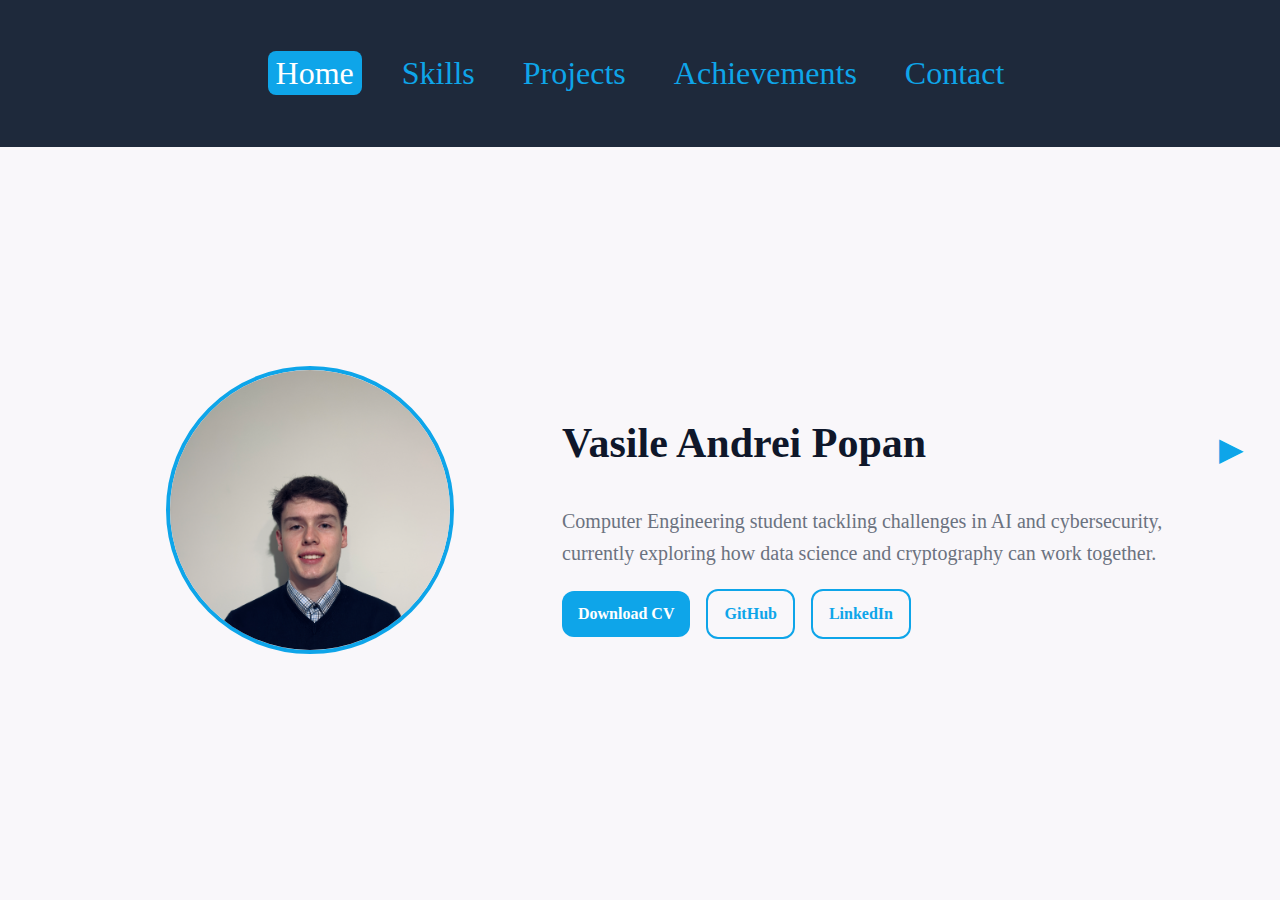
<file: index.html>
<!DOCTYPE html>
<html lang="en">
  <head>
    <meta charset="UTF-8" /> <!-- supports al the characters -->
    <meta name="viewport" content="width=device-width, initial-scale=1" /> <!-- for the layout -->
    <title>Home — Vasile Andrei Popan</title>
    <link rel="stylesheet" href="css/styles.css" />
  </head>

  <body>
    <header class="header">
      <div class="container">
        <nav>
          <ul class="nav">
            <li><a href="" class="active">Home</a></li>
            <li><a href="skills.html">Skills</a></li>
            <li><a href="#projects">Projects</a></li>
            <li><a href="#achievements">Achievements</a></li>
            <li><a href="#contact">Contact</a></li>
          </ul>
        </nav>
      </div>
    </header>

    <main>
      <section class="index-hero container"> <!-- 2 classes: hero & container-->
        <figure class="index-figure">
            <img src="images/ImagenCara.jpg" class="index-photo"/>
        </figure>

        <div class="index-home-content">
          <h1>Vasile Andrei Popan</h1>
          <p>Computer Engineering student tackling challenges in AI and cybersecurity, 
            currently exploring how data science and cryptography can work together.</p>
          <div>
            <a class="index-btn" href="docs/cv_vasileandreipopan.pdf" download="Vasile_Andrei_Popan_CV.pdf">Download CV</a>
            <a class="index-btn2" href="https://github.com/vasileandreipopan">GitHub</a>
            <a class="index-btn2" href="https://www.linkedin.com/in/vasile-andrei-popan">LinkedIn</a>
          </div>
        </div>

        <a href="skills.html" class="scroll-right">▶</a>
      </section>
    </main>
  </body>
</html>
</file>
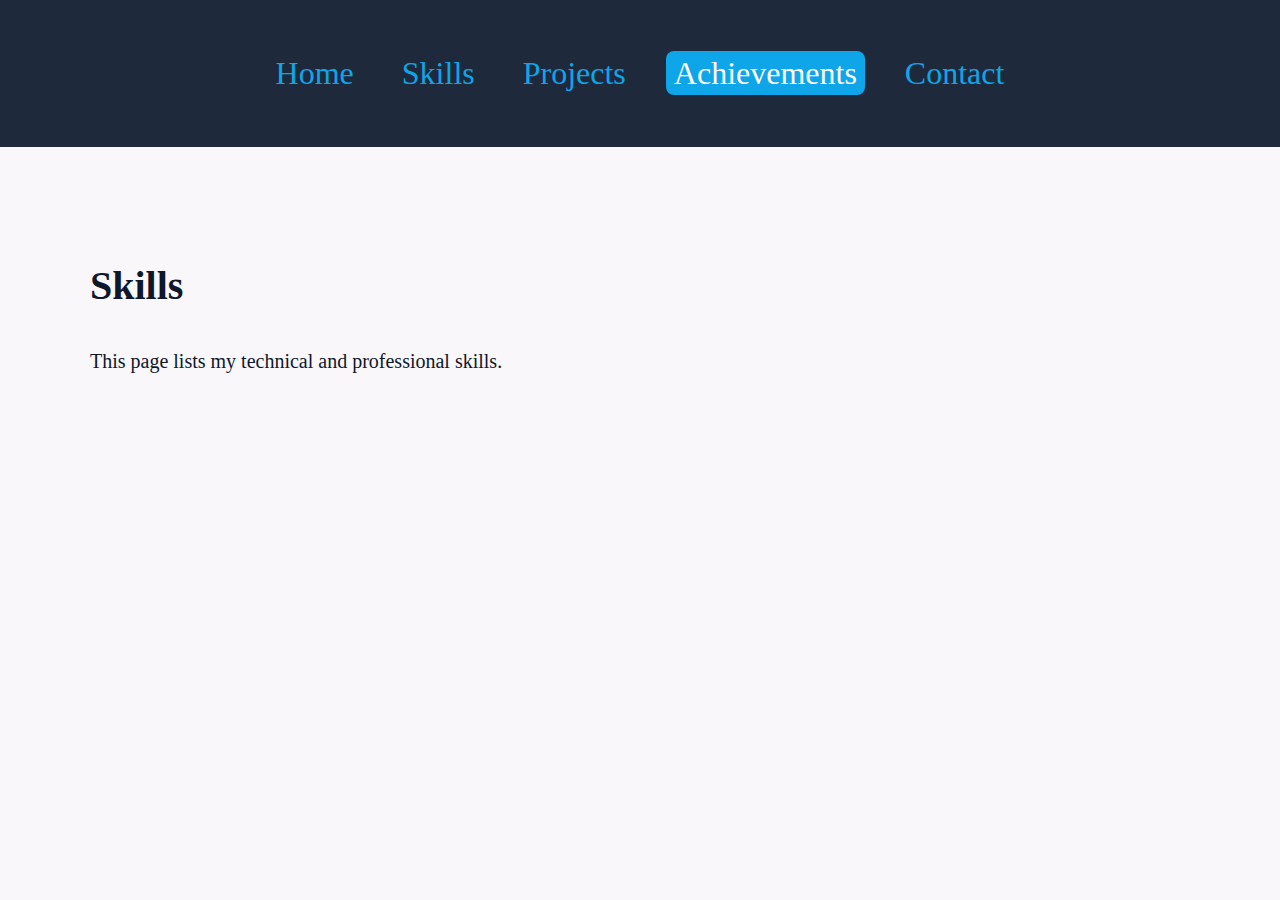
<file: achivements.html>
<!DOCTYPE html>
<html lang="en">
<head>
    <meta charset="UTF-8">
    <meta name="viewport" content="width=device-width, initial-scale=1.0">
    <title>Portfolio — Vasile Andrei Popan</title>
    <link rel="stylesheet" href="css/styles.css" />
</head>
<body>
    <header class="header">
      <div class="container">
        <nav>
          <ul class="nav">
            <li><a href="index.html">Home</a></li>
            <li><a href="skills.html">Skills</a></li>
            <li><a href="projects.html">Projects</a></li>
            <li><a href="" class="active">Achievements</a></li>
            <li><a href="contact.html">Contact</a></li>
          </ul>
        </nav>
      </div>
    </header>
    <main class="container">
      <h1>Skills</h1>
      <p>This page lists my technical and professional skills.</p>
    </main>
</body>
</html>
</file>
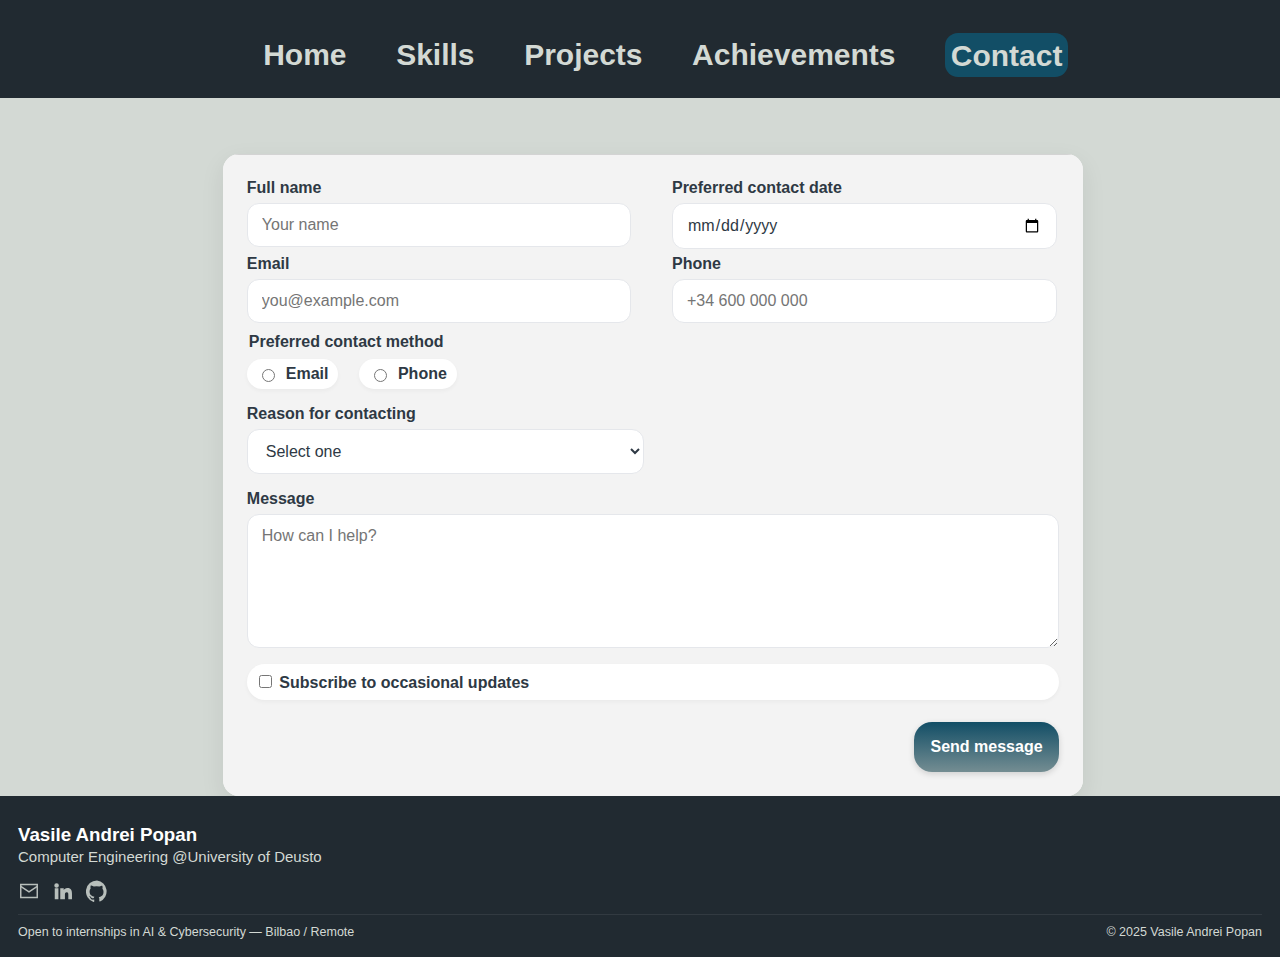
<file: contact.html>
<!DOCTYPE html>
<html lang="en">
  <head>
    <meta charset="UTF-8" />
    <meta name="viewport" content="width=device-width, initial-scale=1.0" />
    <title>Contact — Vasile Andrei Popan</title>
    <link rel="stylesheet" href="css/headerFooter.css" />
    <!-- header/footer/nav styles :contentReference[oaicite:1]{index=1} -->
    <link rel="stylesheet" href="css/contact.css" />
    <!-- new form styles -->
  </head>
  <body>
    <header>
      <nav>
        <ul>
          <li><a href="index.html">Home</a></li>
          <li><a href="skills.html">Skills</a></li>
          <li><a href="projects.html">Projects</a></li>
          <li><a href="achievements.html">Achievements</a></li>
          <li><a href="contact.html" class="actual">Contact</a></li>
        </ul>
      </nav>
    </header>

    <main>
      <section class="contact-container1">
        <div class="contact-card">
            <form class="contact-form" action="#" method="post">
                
                <div class="group1">
                    <div class="fg">
                        <label>Full name</label>
                        <input id="name" name="name" type="text" placeholder="Your name" />
                    </div>

                    <div class="fg">
                        <label>Preferred contact date</label>
                        <input id="date" name="date" type="date" />
                    </div>

                    <div class="fg">
                        <label>Email</label>
                        <input id="email" name="email" type="email" placeholder="you@example.com" />
                    </div>

                    <div class="fg">
                        <label>Phone</label>
                        <input id="phone" name="phone" type="tel" placeholder="+34 600 000 000" inputmode="tel" />
                    </div>
                </div>

                <fieldset class="form-fieldset">
                    <legend>Preferred contact method</legend>
                    <label class="radio">
                        <input type="radio", name="contact_method", value="email"/>
                        <span>Email</span>
                    </label>
                    <label class="radio">
                        <input type="radio" name="contact_method" value="phone" />
                        <span>Phone</span>
                    </label>
                </fieldset>

                <div class="form-group">
                    <label>Reason for contacting</label>
                    <select id="reason" name="reason">
                        <option value="" disabled selected>Select one</option>
                        <option>Internship opportunity</option>
                        <option>Project collaboration</option>
                        <option>Freelance work</option>
                        <option>Speaking / mentoring</option>
                        <option>Other</option>
                    </select>
                </div>

                <div class="form-group form-group--full">
                    <label>Message</label>
                    <textarea id="message" name="message" rows="6" placeholder="How can I help?"></textarea>
                </div>

                <div class="form-group form-group--full">
                    <label class="checkbox">
                        <input type="checkbox"/>
                        <span>Subscribe to occasional updates</span>
                    </label>
                </div>

                <div class="form-actions">
                    <a class="btn">Send message</a>
                </div>
            </form>
        </div>
      </section>
    </main>

    <footer class="site-footer">
        <div class="footer-container1">
            <div class="footer-container2">
                <h3>Vasile Andrei Popan</h3>
                <p>Computer Engineering @University of Deusto</p>
            </div>

            <div class="footer-contact">
                <a href="mailto:vasileandreipopan@gmail.com" aria-label="Email">
                    <svg width="22" height="22" viewBox="0 0 24 24" fill="none"><path d="M3 5h18v14H3z" stroke="currentColor" stroke-width="1.6"/><path d="M3 7l9 6 9-6" stroke="currentColor" stroke-width="1.6" fill="none"/></svg>
                </a>
                <a href="https://www.linkedin.com/in/vasile-andrei-popan" target="_blank" rel="noopener" aria-label="LinkedIn" title="LinkedIn">
                    <svg width="22" height="22" viewBox="0 0 24 24" fill="currentColor"><path d="M4.98 3.5A2.5 2.5 0 1 0 5 8.5a2.5 2.5 0 0 0 0-5zM3 9h4v12H3zM9 9h3.8v1.9h.1c.5-.9 1.8-2.1 3.9-2.1 4.2 0 5 2.7 5 6.1V21h-4v-4.9c0-1.2 0-2.8-1.7-2.8s-2 1.3-2 2.7V21H9z"/></svg>
                </a>
                <a href="https://github.com/vasileandreipopan" target="_blank" rel="noopener" aria-label="GitHub" title="GitHub">
                    <svg width="22" height="22" viewBox="0 0 24 24" fill="currentColor"><path d="M12 .5a12 12 0 0 0-3.8 23.4c.6.1.8-.2.8-.5v-2c-3.3.7-4-1.4-4-1.4-.5-1.2-1.1-1.6-1.1-1.6-.9-.6.1-.6.1-.6 1 .1 1.5 1 1.5 1 .9 1.6 2.5 1.1 3.1.8.1-.7.3-1.1.6-1.4-2.6-.3-5.3-1.3-5.3-5.8 0-1.3.5-2.3 1.2-3.2-.1-.3-.5-1.5.1-3.2 0 0 1-.3 3.3 1.2a11.4 11.4 0 0 1 6 0C16.8 6 17.8 6.3 17.8 6.3c.6 1.7.2 2.9.1 3.2.8.9 1.2 1.9 1.2 3.2 0 4.5-2.7 5.5-5.3 5.8.4.3.7.9.7 1.8v2.6c0 .3.2.6.8.5A12 12 0 0 0 12 .5z"/></svg>
                </a>
            </div>
        </div>
        <div class="footer-note">
            <small>Open to internships in AI & Cybersecurity — Bilbao / Remote</small>
            <small>© 2025 Vasile Andrei Popan</small>
        </div>
    </footer> 
  </body>
</html>
</file>
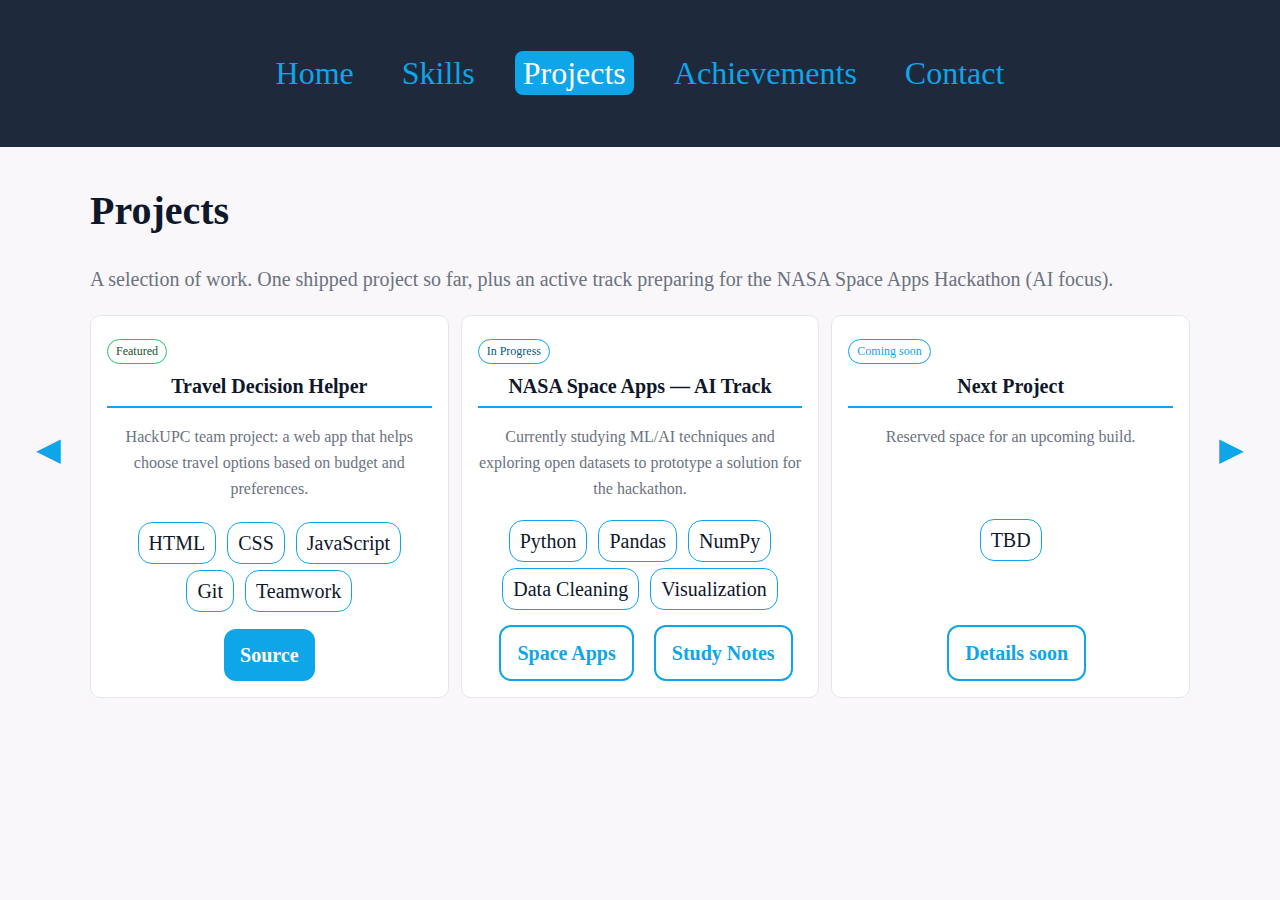
<file: projects.html>
<!DOCTYPE html>
<html lang="en">
  <head>
    <meta charset="UTF-8" />
    <meta name="viewport" content="width=device-width, initial-scale=1.0" />
    <title>Portfolio — Vasile Andrei Popan</title>
    <link rel="stylesheet" href="css/styles.css" />
  </head>
  <body>
    <header class="header">
      <div class="container">
        <nav>
          <ul class="nav">
            <li><a href="index.html">Home</a></li>
            <li><a href="skills.html">Skills</a></li>
            <li><a href="" class="active">Projects</a></li>
            <li><a href="achivements.html">Achievements</a></li>
            <li><a href="contact.html">Contact</a></li>
          </ul>
        </nav>
      </div>
    </header>
    <a href="skills.html" class="scroll-left">◀</a>
    <main class="container" style="padding-top: 32px; padding-bottom: 32px">
      <div class="projects-intro">
        <h1 style="margin: 0 0 8px">Projects</h1>
        <p class="intro-text">
          A selection of work. One shipped project so far, plus an active track
          preparing for the NASA Space Apps Hackathon (AI focus).
        </p>
      </div>
      <section class="grid">
        <!-- Featured / finished -->
        <article class="project-card">
          <header class="project-head">
            <span class="projects-badge badge-green">Featured</span>
            <h2>Travel Decision Helper</h2>
            <p class="proyect-description" style="font-size: 16px; text-align: center;">
              HackUPC team project: a web app that helps choose travel options
              based on budget and preferences.
            </p>
          </header>

          <ul class="tags">
            <li>HTML</li>
            <li>CSS</li>
            <li>JavaScript</li>
            <li>Git</li>
            <li>Teamwork</li>
          </ul>

          <div class="project-links">
            <a class="index-btn" href="https://github.com/vasileandreipopan" target="_blank" rel="noopener noreferrer">Source</a>
          </div>
        </article>

        <!-- In progress / current focus -->
        <article class="project-card">
          <header class="project-head">
            <span class="projects-badge badge-blue">In&nbsp;Progress</span>
            <h2>NASA Space Apps — AI Track</h2>
            <p class="proyect-description" style="font-size: 16px; text-align: center;"">
              Currently studying ML/AI techniques and exploring open datasets to
              prototype a solution for the hackathon.
            </p>
          </header>

          <ul class="tags">
            <li>Python</li>
            <li>Pandas</li>
            <li>NumPy</li>
            <li>Data&nbsp;Cleaning</li>
            <li>Visualization</li>
          </ul>

          <div class="project-links">
            <a class="index-btn2" href="https://www.spaceappschallenge.org/" target="_blank" rel="noopener noreferrer">Space Apps</a>
            <a class="index-btn2" href="https://github.com/vasileandreipopan" target="_blank" rel="noopener noreferrer">Study Notes</a>
          </div>
        </article>

        <article class="project-card">
          <header class="project-head">
            <span class="projects-badge">Coming soon</span>
            <h2>Next Project</h2>
            <p class="proyect-description" style="font-size: 16px; text-align: center;"">Reserved space for an upcoming build.</p>
          </header>
          <ul class="tags">
            <li>TBD</li>
          </ul>
          <div class="project-links">
            <a class="index-btn2" href="#" aria-disabled="true">Details soon</a>
          </div>
        </article>
      </section>
    </main>
    <a href="achivements.html" class="scroll-right">▶</a>
  </body>
</html>
</file>
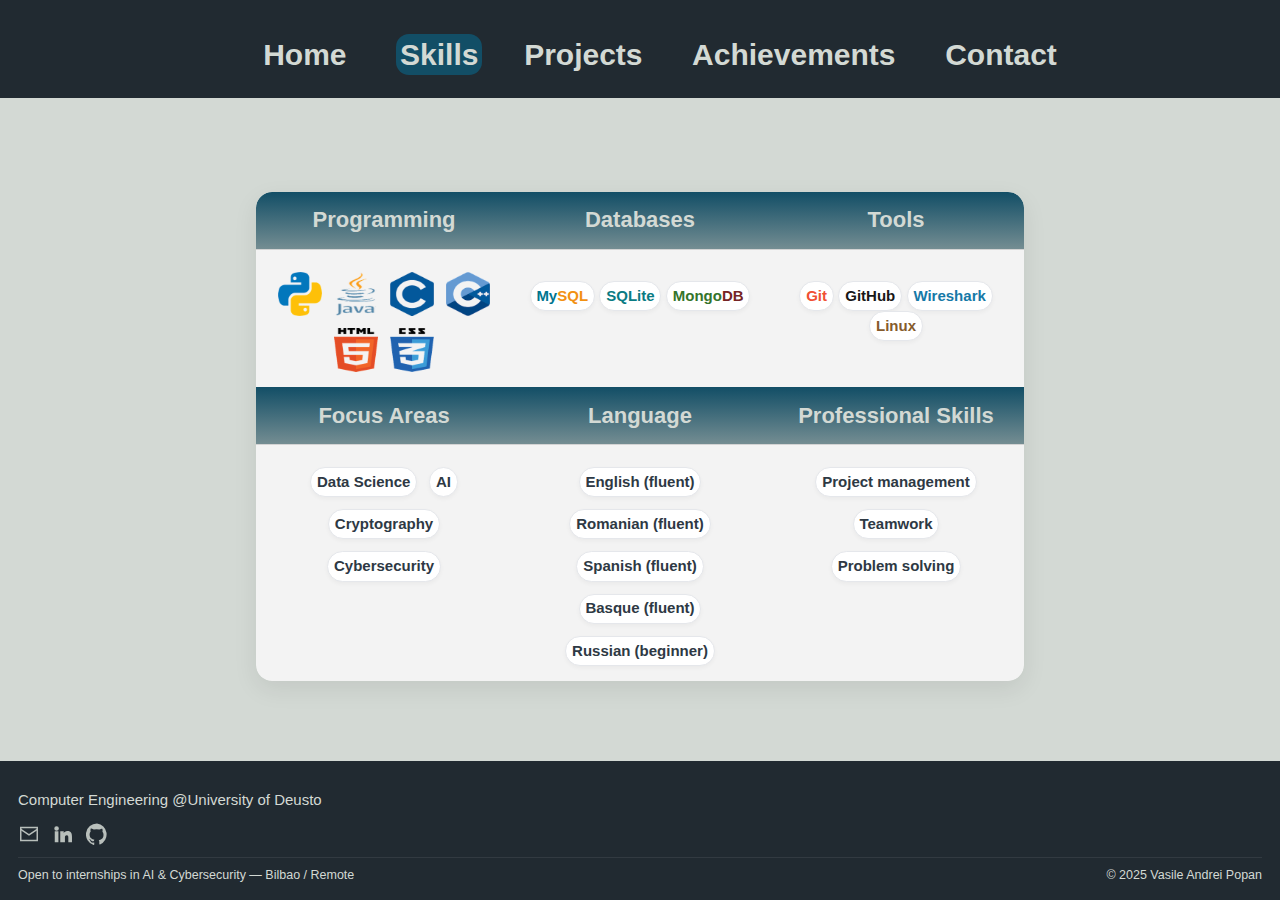
<file: skills.html>
<!DOCTYPE html>
<html lang="en">
<head>
    <meta charset="UTF-8">
    <meta name="viewport" content="width=device-width, initial-scale=1.0">
    <title>Portfolio - Vasile Andrei Popan</title>
    <link rel="stylesheet" href="css/skills.css">
    <link rel="stylesheet" href="css/headerFooter.css">
</head>
<body>
    <header>
        <nav>
            <ul>
                <li><a href="index.html">Home</a></li>
                <li><a href="skills.html" class="actual">Skills</a></li>
                <li><a href="projects.html">Projects</a></li>
                <li><a href="achievements.html">Achievements</a></li>
                <li><a href="contact.html">Contact</a></li>     
            </ul>
                  
        </nav>
    </header>
    <main>
        <div class="skills-container1">
            <table class="skills-table">
                <thead>
                    <tr id="row1">
                        <th>Programming</th>
                        <th>Databases</th>
                        <th>Tools</th>
                    </tr>
                </thead>

                <tbody>
                    <tr>
                        <td>
                            <ul class="icons">
                                <li><img src="images/python_logo.png" alt="Python"></li>
                                <li><img src="images/java_logo.png"   alt="Java" id="java"></li>
                                <li><img src="images/c_logo.png"      alt="C"></li>
                                <li><img src="images/cmasmas_logo.png" alt="C++"></li>
                                <li><img src="images/html_logo.png"   alt="HTML"></li>
                                <li><img src="images/css_logo.png"    alt="CSS"></li>
                            </ul>
                        </td>
                        <td>
                            <ul class="non-icons">
                                <li class="pill"><span class="my">My</span><span class="sql">SQL</span></li>
                                <li class="pill"><span class="sqlite">SQLite</span></li>
                                <li class="pill"><span class="mongo">Mongo</span><span class="db">DB</span></li>
                            </ul>
                        </td>
                        <td>
                            <ul class="non-icons">
                                <li class="pill"><span class="git">Git</span></li>
                                <li class="pill"><span class="github">GitHub</span></li>
                                <li class="pill"><span class="wireshark">Wireshark</span></li>
                                <li class="pill"><span class="linux">Linux</span></li>
                            </ul>
                        </td>
                    </tr>

                    <tr id="row3">
                        <th>Focus Areas</th>
                        <th>Language</th>
                        <th>Professional Skills</th>
                    </tr>

                    <tr id="row4">
                        <td>
                            <ul class="pills">
                                <li class="pill">Data Science</li>
                                <li class="pill">AI</li>
                                <li class="pill">Cryptography</li>
                                <li class="pill">Cybersecurity</li>
                            </ul>
                        </td>
                        <td>
                            <ul class="pills">
                                <li class="pill">English (fluent)</li>
                                <li class="pill">Romanian (fluent)</li>
                                <li class="pill">Spanish (fluent)</li>
                                <li class="pill">Basque (fluent)</li>
                                <li class="pill">Russian (beginner)</li>
                            </ul>
                        </td>
                        <td>
                            <ul class="pills">
                                <li class="pill">Project management</li>
                                <li class="pill">Teamwork</li>
                                <li class="pill">Problem solving</li>
                            </ul>
                        </td>
                    </tr>
                </tbody>
            </table>
        </div>
    </main>

    <footer class="site-footer">
        <div class="footer-container1">
            <div class="footer-container2">
                <p>Computer Engineering @University of Deusto</p>
            </div>

            <div class="footer-contact">
                <a href="mailto:vasileandreipopan@gmail.com" aria-label="Email">
                    <svg width="22" height="22" viewBox="0 0 24 24" fill="none"><path d="M3 5h18v14H3z" stroke="currentColor" stroke-width="1.6"/><path d="M3 7l9 6 9-6" stroke="currentColor" stroke-width="1.6" fill="none"/></svg>
                </a>
                <a href="https://www.linkedin.com/in/vasile-andrei-popan" target="_blank" rel="noopener" aria-label="LinkedIn" title="LinkedIn">
                    <svg width="22" height="22" viewBox="0 0 24 24" fill="currentColor"><path d="M4.98 3.5A2.5 2.5 0 1 0 5 8.5a2.5 2.5 0 0 0 0-5zM3 9h4v12H3zM9 9h3.8v1.9h.1c.5-.9 1.8-2.1 3.9-2.1 4.2 0 5 2.7 5 6.1V21h-4v-4.9c0-1.2 0-2.8-1.7-2.8s-2 1.3-2 2.7V21H9z"/></svg>
                </a>
                <a href="https://github.com/vasileandreipopan" target="_blank" rel="noopener" aria-label="GitHub" title="GitHub">
                    <svg width="22" height="22" viewBox="0 0 24 24" fill="currentColor"><path d="M12 .5a12 12 0 0 0-3.8 23.4c.6.1.8-.2.8-.5v-2c-3.3.7-4-1.4-4-1.4-.5-1.2-1.1-1.6-1.1-1.6-.9-.6.1-.6.1-.6 1 .1 1.5 1 1.5 1 .9 1.6 2.5 1.1 3.1.8.1-.7.3-1.1.6-1.4-2.6-.3-5.3-1.3-5.3-5.8 0-1.3.5-2.3 1.2-3.2-.1-.3-.5-1.5.1-3.2 0 0 1-.3 3.3 1.2a11.4 11.4 0 0 1 6 0C16.8 6 17.8 6.3 17.8 6.3c.6 1.7.2 2.9.1 3.2.8.9 1.2 1.9 1.2 3.2 0 4.5-2.7 5.5-5.3 5.8.4.3.7.9.7 1.8v2.6c0 .3.2.6.8.5A12 12 0 0 0 12 .5z"/></svg>
                </a>
            </div>
        </div>

        <div class="footer-note">
            <small>Open to internships in AI & Cybersecurity — Bilbao / Remote</small>
            <small>© 2025 Vasile Andrei Popan</small>
        </div>
    </footer> 
</body>
</html>

<!--svg hecho con chatGPT-->
</file>
<file: css/styles.css>
:root {
  --bg: #F9F7FA;     
  --ink: #0F172A;         /* name for colors */
  --muted: #6B7280;    
  --brand: #0EA5E9;    
  --brand-600: #2563EB; 
  --header: #1E293B;    
}

html { scroll-behavior: smooth; }     /* instead of jumping abruptly, scrolls smoothly */

body {
  margin: 0;                /* removes browsers default margin */
  font-family: Georgia, 'Times New Roman', Times, serif;
  color: var(--ink);
  background: var(--bg);
  line-height: 1.6;         /* more space between lines */
}


/*========================== GENERAL REUSABLE CODE ==================================*/

/*========= HEADER =========*/

.header {
  position: sticky;             /* the header remains in the top when scrolling down */
  top: 0;                       /* stick to the very top of the screen */
  z-index: 10;                  /* ensures it stays above the content */
  background: var(--header);
  color: white;
  padding-block: 48px;          /* adds vertical space */
}

.container {
  width: 100%;
  max-width: 1100px;              
  margin-inline: auto;    /* horizontally center container */
}

.nav {
  list-style: none;         /* removes the bullets*/
  display: flex;            /* puts <li> horizontally*/
  justify-content: center;  /* centered nav */
  gap: 32px;                /* gap between <li>*/
  margin: 0; 
  padding: 0;
  font-size: 32px;
}

.nav a { /* the links*/
  color: var(--brand);
  text-decoration: none;    /* removes the underline */
  padding: .25rem .5rem;    /* bigger tap target */
}

.nav a:hover { /* when cursor on the link, changes color */
  color: var(--brand-600); 
} 

.nav a.active {
  color: white;                /* make it stand out */
  background: var(--brand);    /* highlight background */
  border-radius: 8px;          /* soft rounded corners */
}


/*========= SCROLL LEFT AND RIGHT =========*/

.scroll-right {
  position: absolute;
  top: 50%;                  
  right: 36px;               
  transform: translateY(-50%); 
  font-size: 32px;
  color: var(--brand);
  text-decoration: none;
  animation: bounce-h 2s infinite;
}

.scroll-left {
  position: absolute;
  top: 50%;                  
  left: 36px;                
  transform: translateY(-50%); 
  font-size: 32px;
  color: var(--brand);
  text-decoration: none;
  animation: bounce-h-left 2s infinite;
}

@keyframes bounce-h-left {
  0%, 20%, 50%, 80%, 100% { transform: translateY(-50%) translateX(0); }
  40% { transform: translateY(-50%) translateX(-8px); }
  60% { transform: translateY(-50%) translateX(-4px); }
}


@keyframes bounce-h {
  0%, 20%, 50%, 80%, 100% { transform: translateY(-50%) translateX(0); }
  40% { transform: translateY(-50%) translateX(8px); }
  60% { transform: translateY(-50%) translateX(4px); }
}

/*========= EXTRA DETAILS =========*/
main.container { 
  position: relative;
  padding-top: 80px; 
  font-size: 20px;
}

@media (max-width: 900px) {
  .grid { 
    grid-template-columns: 1fr; 
  }
}

.grid {
  display: grid;
  grid-template-columns: repeat(3, 1fr); /* 3 equal width columns */
  gap: 12px;
  align-items: stretch;  /* all cards equal height */
}

.tags { 
  list-style: none; 
  margin: 0; 
  padding: 0; 
  text-align: center;
}

.tags li {
  display: inline-block;            /* flow inline side by side respecting box properties*/
  margin: 3px;                      /*space between each tag*/
  padding: 4px 10px;
  background: #ffffff;
  border-width: 1px;
  border-style: solid;
  border-color: var(--brand);
  color: var(--ink);
  border-radius: 14px;
}

/*=======================================================================================*/

/*========= INDEX-BODY ==========*/

.index-hero {
  /*position: relative; */
  min-height: 70vh;           /* viewport height */            
  display: grid;              /* gives one column grid, so the items will continue to display one below the other*/
  grid-template-columns: 1fr; /* one column */
  align-items: center;        /* vertically centers content in the page*/
  gap: 32px;                  /* space between grid items */
  padding-block: 48px;         /* vertical padding at top and bottom */
  text-align: center;
}

@media (min-width: 600px) {           /* if less than 600px, one column*/
  .index-hero {
    grid-template-columns: 40% 60%; 
    text-align: start;                /* align text to the left */
  }
}

.index-figure { 
  display: grid; /* to specify better the position inside .hero*/
  place-items: center; 
}

.index-photo {
  width: min(280px, 80%);
  aspect-ratio: 1 / 1;    /* for putting */
  object-fit: cover;      /* covers the square with the photo*/
  border-radius: 50%;     /* makes the image circular*/
  border: 4px;            /* styling photo */
  border-style: solid;    /* style default is None, so put it like this*/
  border-color: var(--brand);
}

.index-home-content h1 {
  font-size: clamp(29px, 2.5vw + 16px, 42px); /* 29px the min size the font can be, 2.5 of the view port + 16px is the preferred size
                                                and 42px is the max it can be */
}

.index-home-content p {
  color: var(--muted);
  font-size: 20px;
}

.index-btn {
  display: inline-block;        /* lets us add padding */
  padding: 10px 16px;           /* space inside button: 10px top/bottom, 16px left/right */
  border-radius: 12px;          /* rounded corners */
  background: var(--brand);     /* brand color (blue) */
  color: white;               /* text color */
  text-decoration: none;        /* remove underline */
  font-weight: bold;            /* bold text */
}

.index-btn:hover {
  background: var(--brand-600);
}

.index-btn2 {
  display: inline-block;          /* makes link behave like a button */
  padding: 10px 16px;             /* space inside button */
  border-radius: 12px;            /* rounded corners */
  background: transparent;        /* no fill (outline only) */
  color: var(--brand);            /* text color (brand blue) */
  border: 2px solid #0EA5E9;    /* blue outline */
  font-weight: bold;              /* bold text */
  text-decoration: none;          /* remove underline */
  margin-left: 12px;              /* small gap from the first button */
}

.index-btn2:hover {
  background: var(--brand);
  color: white;
}


/*========= SKILLS-BODY ==========*/

.skills-group {
  background: white;
  border: 1px solid #e5e7eb;
  border-radius: 10px;
  padding: 12px;
}

/*
.skills-group:hover {
  box-shadow: 0 2px 8px rgba(0,0,0,0.08);
  border-color: var(--brand);
  transition: 0.3s;
}
*/

.skills-group h2 {
  text-align: center;
  font-size: 25px;
  border-bottom: 2px solid var(--brand);
  padding-bottom: 4px;
  margin-bottom: 12px;
}

.skills-evidence { 
  color: var(--muted); 
  margin-top: 35px; 
}

.skills-languages { 
  margin: 0; 
  padding-left: 18px; 
  color: var(--muted);
}

.skills-professional_skills{
  margin: 0; 
  padding-left: 18px; 
  padding-top: 17px;
  color: #6B7280
}

.skills-activity{
  margin: 0; 
  padding-left: 18px; 
  padding-top: 17px;
  color: #6B7280
}

/*========= PROJECTS-BODY ==========*/

.projects-intro .intro-text, .project-card .proyect-description{
  color: var(--muted);
}

.project-card {
  background: #fff;
  border: 1px solid #e5e7eb;
  border-radius: 10px;
  padding: 16px;
  display: flex;
  flex-direction: column;
  justify-content: space-between;
}

.project-card .project-head h2 {
  text-align: center;
  font-size: 20px;
  border-bottom: 2px solid var(--brand);
  padding-bottom: 4px;
  margin: 6px 0 12px;
  color: var(--ink);
}

.project-links {
  display: flex;
  gap: 8px;
  margin-top: 12px;
  justify-content: center;
}

.project-card li {
  display: inline-block;
  margin: 3px;
  padding: 4px 10px;
  background: #fff;
  border: 1px solid var(--brand);
  color: var(--ink);
  border-radius: 14px;
  font: inherit;
}

.projects-badge {
  display: inline-block;
  padding: 2px 8px;
  border-radius: 999px;
  border: 1px solid var(--brand);
  color: var(--brand);
  background: #fff;
  font-size: 12px;
}

.badge-green { 
  border-color: #22c55e; 
  color: #14532d; 
}

.badge-blue  { 
  border-color: #0ea5e9; 
  color: #075985; 
}
</file>
<file: css/headerFooter.css>
html, body {
  height: 100%;
}

body {
  display: flex;
  flex-direction: column;
  min-height: 100vh; 
  margin: 0;
  font-family: "Inter", "Helvetica Neue", Arial, sans-serif;
}

main {
  flex: 1; 
  margin-top: 7%;
}

header{
    width: 100%;
    background-color: var(--header);
    position: fixed;
    top: 0; 
}


nav ul{
    display: flex;
    justify-content: center;
    list-style: none;
    gap: 4%;
    margin-top: 3%;
    margin-bottom: 2%;
}

nav a{
    font-size: 30px;
    text-decoration: none;
    font-weight: bold;
    color: var(--muted);
}

.actual{
    background-color: var(--accent);
    border-radius: 13px;
    padding: 5%;
    color: var(--muted);
}

nav a:not(.actual):hover{
    color: var(--muted);
}

/*============================================================================*/

.site-footer{
  background:var(--header);
  color:white;
  padding:28px 18px 18px;
  
}
.footer-container1{
  max-width: 100%;
  align-items:center;
}
.footer-container2 h3{
    margin:0;
}
.footer-container2 p{
    margin-top: 2px;
    color:var(--muted);
    font-size: 15px;
}

.footer-contact{ 
    display:flex; 
    gap:12px; 
    align-items:center ;
    margin-bottom: 8px;
}

.footer-contact a{
  color:var(--muted); 
  opacity:.85; 
  transition:.15s 
}

.footer-note{
  max-width: 100%;
  display:flex; 
  justify-content:space-between;  
  color:var(--muted);
  border-top:1px solid rgba(255,255,255,.08);
  padding-top:10px; 
  font-size: 15px;
}
</file>
<file: css/contact.css>
:root {      
  --header: #212A31;    
  --text: #2E3944;      
  --accent: #124E66;   
  --accent-dark: #748D92;
  --muted: #D3D9D4;
}

body{
    background-color: var(--muted);
    font-family: "Inter", "Helvetica Neue", Arial, sans-serif;
}

.contact-container1{
  display:flex;
  justify-content:center;
  margin-top:5%;
  margin-left: 2%;
}

.contact-card{
    width: min(860px, 92vw); /* Ayuda con ChatGPT*/
    border-radius:16px;
    overflow:hidden;
    box-shadow:0 8px 24px rgba(0,0,0,.08);
    background: #f3f3f3;
}

.contact-form{
    display:grid;
    grid-template-columns: repeat(2, minmax(0,1fr));
    gap:16px 18px;
    padding:24px;
    background:#f3f3f3;
    border-top:1px solid lightgrey;
}

.group1{
    display:grid;
    grid-template-columns: repeat(2, 1fr); /* 2 columns */
    grid-template-rows: repeat(2, auto);   /* 2 rows */
    gap: 5%;
    width: 204%;
}

.group1 .fg{
    display:flex;           
    flex-direction:column;
    gap:6px;
}

.form-group--full{
    grid-column: 1 / -1; /*chatgpt => Le indica al navegador que ese elemento debe extenderse desde la primera columna (1) hasta la última (-1) del grid. */
}

.form-group{ 
    display:flex; 
    flex-direction:column; 
    gap:6px; 
}

label, legend{ 
    font-weight:bold; 
    color:var(--text); 
}

legend{
    margin-bottom: 1%;
}

input, select, textarea{
    border:1px solid #e5e7eb;
    border-radius:12px;
    padding:12px 14px;
    background:#fff;
    font:inherit;
    color:var(--text);
    outline:none;  
}

.form-fieldset{
    grid-column: 1 / -1; /*chatgpt => Le indica al navegador que ese elemento debe extenderse desde la primera columna (1) hasta la última (-1) del grid. */
    border:0;
    padding:0;
    margin:0;
}

.radio{
    display:inline-flex; 
    align-items:center; 
    gap:8px; 
    margin-right:16px;
    padding:6px 10px; 
    border-radius:999px; 
    background:#fff; 
    box-shadow:0 2px 4px rgba(0,0,0,.04);
}

.checkbox{
    align-items:center;  
    padding: 1%; 
    border-radius:999px; 
    background:#fff; 
    box-shadow:0 2px 4px rgba(0,0,0,.04);
}

.form-actions{
    grid-column: 1 / -1; /*chatgpt => Le indica al navegador que ese elemento debe extenderse desde la primera columna (1) hasta la última (-1) del grid. */
    display:flex; 
    justify-content:flex-end; 
    gap:10px; 
    margin-top:6px;
}

.form-actions a{
    background: linear-gradient(to bottom, var(--accent), var(--accent-dark)); /*chatgpt => color transition to bottom from x color to y color*/
    color: white;
    font-size: 100%;
    text-decoration: none;
    font-weight: bold;
    border: none;
    border-radius: 18px;
    padding-left: 2%;
    padding-right: 2%;
    padding-top: 2%;
    padding-bottom: 2%;
    cursor: pointer;
    box-shadow: 0 2px 6px rgba(0,0,0,0.15);
}

.form-actions a:hover{
    background: linear-gradient(to bottom, var(--accent-dark), var(--muted)); /*chatgpt => color transition to bottom from x color to y color*/
}
</file>
<file: css/skills.css>
:root {      
  --header: #212A31;    
  --text: #2E3944;      
  --accent: #124E66;   
  --accent-dark: #748D92;
  --muted: #D3D9D4;
}

body{
  background-color: var(--muted);
  font-family: "Inter", "Helvetica Neue", Arial, sans-serif;
}

.skills-container1 {
  display: flex;
  justify-content: center;
  margin-top: 8%;
}

.skills-table {
  width: 60%;
  border-spacing: 0;
  margin-inline: auto;
  box-shadow: 0 8px 24px rgba(0,0,0,.08);
  border-radius: 16px;
  overflow: hidden; 
}

.skills-table th, .skills-table td { 
  width: 33.333%; 
  vertical-align: top; 
}

.skills-table th {
  background: linear-gradient(to bottom, var(--accent), var(--accent-dark));
  padding: 2%;
  font-size: 22px;
  text-align: center;
  color: var(--muted);
  font-weight: bolder;
}

.skills-table td {
  padding: 2%;
  background: #f3f3f3;
  border-top: 1px solid lightgrey;
}

.skills-table .icons, .skills-table .pills {
  list-style: none;
  margin: 0;
  padding: 0;
  display: flex;
  flex-wrap: wrap;
  justify-content: center;
  align-items: center;
  gap: 12px;
  margin-top: 3%;                   
}

.skills-table .icons li img {
  width: 100%;
  height: 44px;
  object-fit: contain;
  display: block;
}

.non-icons{
  list-style: none;
  padding: 0;
  display: flex;
  flex-wrap: wrap;
  justify-content: center;
  align-items: center;
  gap: 2%;
  font-weight: bold;
}

.skills-table .pill {
  display: inline-flex;
  align-items: center;
  padding: 2.6%;
  border-radius: 999px;
  background: #fff;
  border: 1px solid #e5e7eb;
  box-shadow: 0 2px 4px rgba(0,0,0,.04);
  font-size: 15px;
  line-height: 1.1;
  white-space: nowrap;    
  font-weight: bold;
  color: var(--text);        
}

.my   { color: #00758F; }     
.sql  { color: #F29111; }     
.sqlite { color: #0A7B83; }  
.mongo  { color: #35742b; }  
.db { color: rgb(117, 36, 36); }  
.git { color: #F05033; }
.github { color: #181717; }
.wireshark {color: #1679A7; }
.linux { color: #855b2c; }

#row1 th:first-child { border-top-left-radius: 16px; }
#row1 th:last-child  { border-top-right-radius: 16px; }
#row4 td:first-child { border-bottom-left-radius: 16px; }
#row4 td:last-child  { border-bottom-right-radius: 16px; }
</file>
